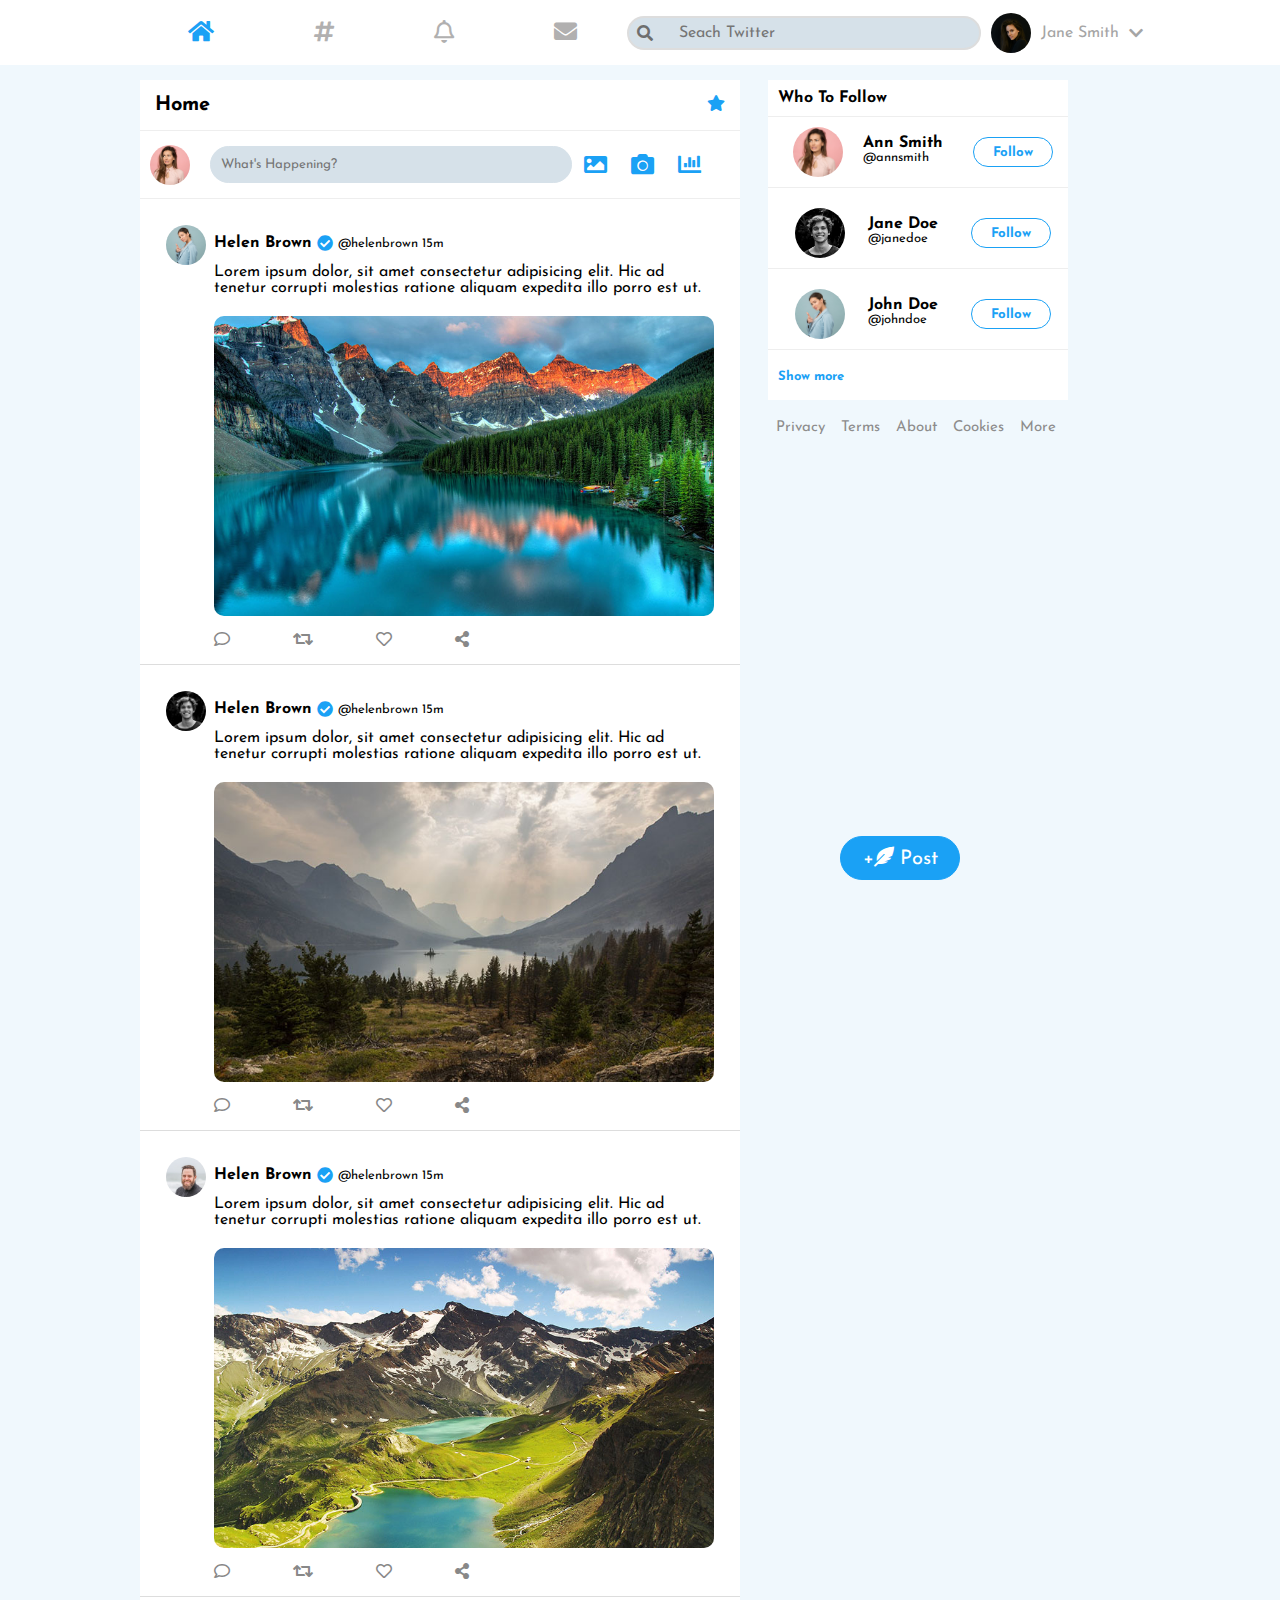
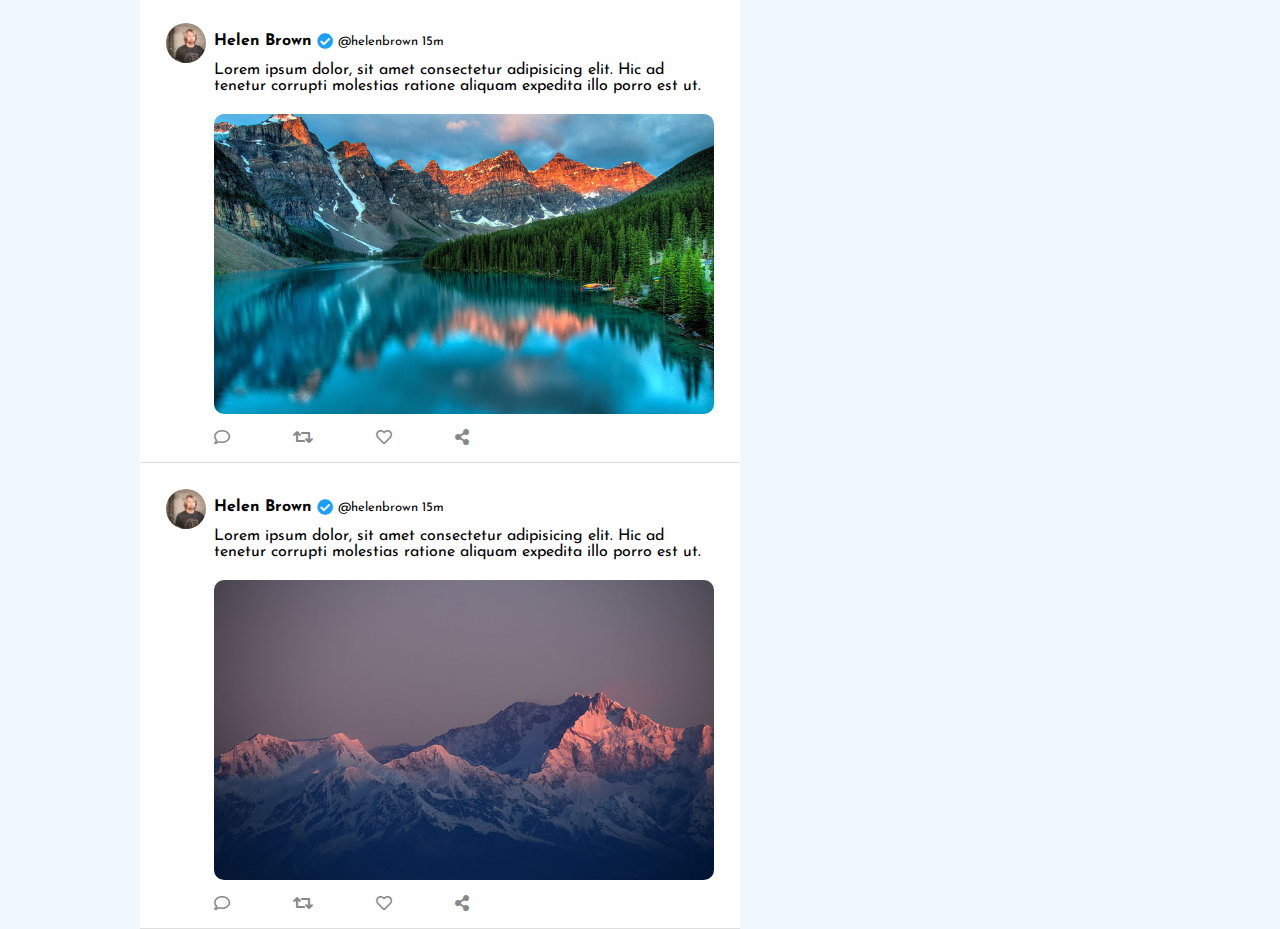
<file: index.html>
<!DOCTYPE html>
<html lang="en">
  <head>
    <meta charset="UTF-8" />
    <meta http-equiv="X-UA-Compatible" content="IE=edge" />
    <meta name="viewport" content="width=device-width, initial-scale=1.0" />
    <link
      rel="stylesheet"
      href="https://cdnjs.cloudflare.com/ajax/libs/font-awesome/5.9.0/css/all.min.css"
    />
    <link rel="stylesheet" href="style.css" />
    <!-- <link rel="preconnect" href="https://fonts.googleapis.com" />
    <link rel="preconnect" href="https://fonts.gstatic.com" crossorigin /> -->
    <link
      href="https://fonts.googleapis.com/css2?family=Josefin+Sans:wght@300;400;600;700&display=swap"
      rel="stylesheet"
    />
    <title>Twitter</title>
  </head>
  <body>
    <!-- main page -->

    <!-- end of main page -->

    <!-- login page -->

    <!-- end of login page -->

    <!-- news feed section -->
    <section class="news-feed">
      <nav class="news-feed-nav dark-mode-1">
        <div class="icons">
          <a class="active" href="#"><i class="fas fa-home"></i></a>
          <a href="#"><i class="fas fa-hashtag"></i></a>
          <a href="#"><i class="far fa-bell"></i></a>
          <a href="#"><i class="fas fa-envelope"></i></a>
        </div>
        <div class="search-bar">
          <i class="fas fa-search"></i>
          <input
            class="search-bar-input dark-mode-2 light-text border"
            type="text"
            placeholder="Seach Twitter"
          />
        </div>
        <div class="user">
          <div class="user-image-wrapper">
            <img src="./images/user1.jpg" alt="user" />
          </div>
          <a href="#" class="user-link light-text">Jane Smith</a>
          <i class="fas fa-chevron-down"></i>
        </div>
      </nav>
      <div class="feeds-content dark-mode-2">
        <div class="feeds-header dark-mode-1">
          <div class="feeds-header-top border">
            <h4 class="feeds-header-text light-text">Home</h4>
            <i class="far fa-star"></i>
          </div>
          <div class="feeds-header-user border">
            <div class="feeds-header-image-wrapper">
              <img src="images/user2.jpg" />
            </div>
            <input
              class="feeds-header-user-input dark-mode-2 light-text border"
              type="text"
              placeholder="What's Happening?"
            />
            <i class="far fa-image"></i>
            <i class="fas fa-camera"></i>
            <i class="far fa-chart-bar"></i>
          </div>
        </div>
        <div class="posts dark-mode-1 border">
          <div class="post light-text border">
            <div class="user-info">
              <div class="user-avatar">
                <img src="images/user3.jpg" />
              </div>
            </div>
            <div class="post-content">
              <div class="post-user-info">
                <h3>Helen Brown</h3>
                <i class="fas fa-check-circle"></i>
                <span>@helenbrown 15m</span>
              </div>
              <p class="post-text">
                Lorem ipsum dolor, sit amet consectetur adipisicing elit. Hic ad
                tenetur corrupti molestias ratione aliquam expedita illo porro
                est ut.
              </p>
              <div class="post-image">
                <img src="./images/post-img-1.jpg" />
              </div>
              <div class="post-icons">
                <i class="far fa-comment"></i>
                <i class="fas fa-retweet"></i>
                <i class="far fa-heart"></i>
                <i class="fas fa-share-alt"></i>
              </div>
            </div>
          </div>
          <div class="post light-text border">
            <div class="user-info">
              <div class="user-avatar">
                <img src="images/user4.jpg" />
              </div>
            </div>
            <div class="post-content">
              <div class="post-user-info">
                <h3>Helen Brown</h3>
                <i class="fas fa-check-circle"></i>
                <span>@helenbrown 15m</span>
              </div>
              <p class="post-text">
                Lorem ipsum dolor, sit amet consectetur adipisicing elit. Hic ad
                tenetur corrupti molestias ratione aliquam expedita illo porro
                est ut.
              </p>
              <div class="post-image">
                <img src="./images/post-img-2.jpg" />
              </div>
              <div class="post-icons">
                <i class="far fa-comment"></i>
                <i class="fas fa-retweet"></i>
                <i class="far fa-heart"></i>
                <i class="fas fa-share-alt"></i>
              </div>
            </div>
          </div>
          <div class="post light-text border">
            <div class="user-info">
              <div class="user-avatar">
                <img src="images/user5.jpg" />
              </div>
            </div>
            <div class="post-content">
              <div class="post-user-info">
                <h3>Helen Brown</h3>
                <i class="fas fa-check-circle"></i>
                <span>@helenbrown 15m</span>
              </div>
              <p class="post-text">
                Lorem ipsum dolor, sit amet consectetur adipisicing elit. Hic ad
                tenetur corrupti molestias ratione aliquam expedita illo porro
                est ut.
              </p>
              <div class="post-image">
                <img src="./images/post-img-5.jpg" />
              </div>
              <div class="post-icons">
                <i class="far fa-comment"></i>
                <i class="fas fa-retweet"></i>
                <i class="far fa-heart"></i>
                <i class="fas fa-share-alt"></i>
              </div>
            </div>
          </div>
          <div class="post light-text border">
            <div class="user-info">
              <div class="user-avatar">
                <img src="images/user6.jpg" />
              </div>
            </div>
            <div class="post-content">
              <div class="post-user-info">
                <h3>Helen Brown</h3>
                <i class="fas fa-check-circle"></i>
                <span>@helenbrown 15m</span>
              </div>
              <p class="post-text">
                Lorem ipsum dolor, sit amet consectetur adipisicing elit. Hic ad
                tenetur corrupti molestias ratione aliquam expedita illo porro
                est ut.
              </p>
              <div class="post-image">
                <img src="./images/post-img-1.jpg" />
              </div>
              <div class="post-icons">
                <i class="far fa-comment"></i>
                <i class="fas fa-retweet"></i>
                <i class="far fa-heart"></i>
                <i class="fas fa-share-alt"></i>
              </div>
            </div>
          </div>
          <div class="post light-text border">
            <div class="user-info">
              <div class="user-avatar">
                <img src="images/user6.jpg" />
              </div>
            </div>
            <div class="post-content">
              <div class="post-user-info">
                <h3>Helen Brown</h3>
                <i class="fas fa-check-circle"></i>
                <span>@helenbrown 15m</span>
              </div>
              <p class="post-text">
                Lorem ipsum dolor, sit amet consectetur adipisicing elit. Hic ad
                tenetur corrupti molestias ratione aliquam expedita illo porro
                est ut.
              </p>
              <div class="post-image">
                <img src="./images/post-img-3.jpg" />
              </div>
              <div class="post-icons">
                <i class="far fa-comment"></i>
                <i class="fas fa-retweet"></i>
                <i class="far fa-heart"></i>
                <i class="fas fa-share-alt"></i>
              </div>
            </div>
          </div>
        </div>
        <div class="follow-section dark-mode-1 light-text">
          <div class="follow-section-header border">
            <h4>Who To Follow</h4>
          </div>
          <div class="follow-user border">
            <div class="follow-user-image">
              <img src="./images/user2.jpg" />
            </div>
            <div class="follow-user-info">
              <p>Ann Smith</p>
              <span>@annsmith</span>
            </div>
            <button class="follow-btn dark-mode-2" type="button">Follow</button>
          </div>
          <div class="follow-user border">
            <div class="follow-user-image">
              <img src="./images/user4.jpg" />
            </div>
            <div class="follow-user-info">
              <p>Jane Doe</p>
              <span>@janedoe</span>
            </div>
            <button class="follow-btn dark-mode-2" type="button">Follow</button>
          </div>
          <div class="follow-user border">
            <div class="follow-user-image">
              <img src="./images/user3.jpg" />
            </div>
            <div class="follow-user-info">
              <p>John Doe</p>
              <span>@johndoe</span>
            </div>
            <button class="follow-btn dark-mode-2" type="button">Follow</button>
          </div>
          <div class="follow-section-link dark-mode-1">
            <a href="#">Show more</a>
          </div>
          <footer class="follow-section-footer dark-mode-2">
            <ul>
              <li><a href="">Privacy</a></li>
              <li><a href="">Terms</a></li>
              <li><a href="">About</a></li>
              <li><a href="">Cookies</a></li>
              <li><a href="">More</a></li>
            </ul>
          </footer>
        </div>
      </div>
      <button class="post-btn">+<i class="fas fa-feather-alt"></i> Post</button>

      <div class="post-modal-wrapper">
        <div class="modal dark-mode-1">
          <div class="modal-header border">
            <i class="fas fa-times"></i>
            <button class="modal-header-button" type="button">Post</button>
          </div>
          <div class="modal-body">
            <div class="post-modal-image-wrapper">
              <img src="./images/user1.jpg" width="40" />
            </div>
            <input
              class="post-modal-input dark-mode-2 light-text border"
              placeholder="What's happening?"
            />
            <i class="fas fa-smile"></i>
          </div>
          <div class="modal-footer">
            <i class="far fa-image"></i>
            <i class="fas fa-camera"></i>
            <i class="fas fa-chart-bar"></i>
            <span>+</span>
          </div>
        </div>
      </div>

      <!-- sidebar -->
      <div class="sidebar-wrapper">
        <div class="sidebar dark-mode-1">
          <div class="sidebar-header border">
            <h4 class="light-text">Account info</h4>
            <i class="fas fa-times"></i>
          </div>

          <div class="sidebar-user">
            <div class="sidebar-image-wrapper">
              <img src="./images/user1.jpg" width="40" />
            </div>
            <span>+</span>
          </div>

          <div class="sidebar-user-info light-text">
            <h4>Jane Smith</h4>
            <span>@janesmith</span>
          </div>

          <div class="sidebar-following light-text">
            <p class="following-paragraph"><span>711k</span> Following</p>
            <p class="following-paragraph"><span>7.5k</span> Followers</p>
          </div>

          <div class="sidebar-list-1 border">
            <ul>
              <li>
                <i class="fas fa-user"><a href="#">Profile</a></i>
              </li>
              <li>
                <i class="far fa-list-alt"><a href="#">Lists</a></i>
              </li>
              <li>
                <i class="far fa-bookmark"><a href="#">Bookmark</a></i>
              </li>
              <li>
                <i class="fab fa-adversal"><a href="#">Ads</a></i>
              </li>
              <li>
                <i class="fas fa-chart-line"><a href="#">Analytics</a></i>
              </li>
            </ul>
          </div>

          <div class="sidebar-list-2">
            <ul>
              <li>
                <a href="#">Settings and Privacy</a>
              </li>
              <li>
                <a href="#">Help Center</a>
              </li>
              <li>
                <a href="#">Logout</a>
              </li>
            </ul>
          </div>

          <!-- dark mode -->
          <div class="dark-mode">
            <p class="darkmode-text">Light Mode</p>
            <div class="toggle">
              <div class="circle"></div>
            </div>
          </div>
          <!-- end of dark mode -->
        </div>
      </div>
      <!-- end of sidebar -->
    </section>
    <!-- end of news feed -->
    <script src="./script.js"></script>
  </body>
</html>
</file>
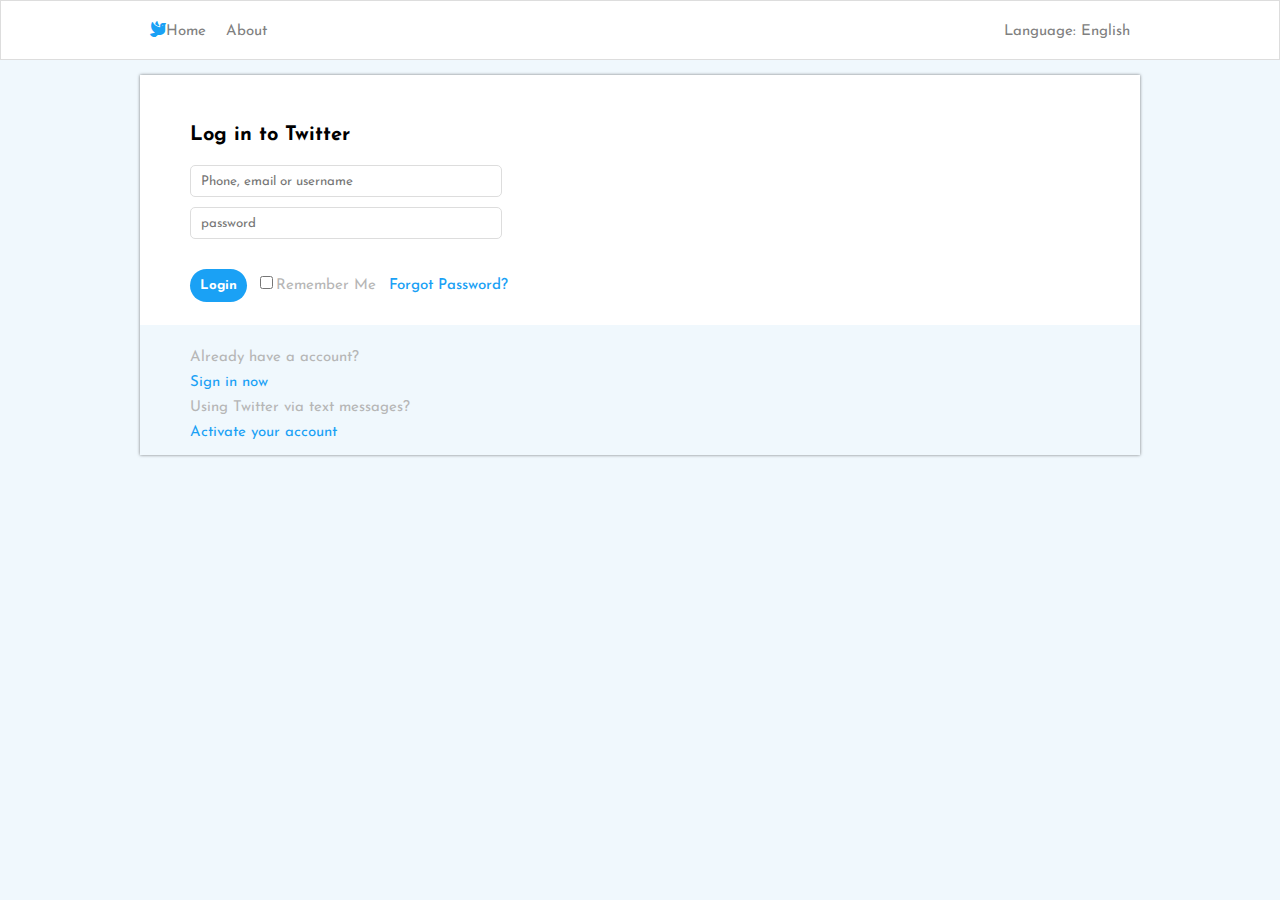
<file: login.html>
<!DOCTYPE html>
<html lang="en">
  <head>
    <meta charset="UTF-8" />
    <meta http-equiv="X-UA-Compatible" content="IE=edge" />
    <meta
      name="viewport"
      content="width=device-width, initial-scale=1.0, user-scalable=none"
    />
    <link rel="stylesheet" href="style.css" />
    <link
      rel="stylesheet"
      href="https://cdnjs.cloudflare.com/ajax/libs/font-awesome/5.9.0/css/all.min.css"
    />
    <link
      href="https://fonts.googleapis.com/css2?family=Josefin+Sans:wght@300;400;600;700&display=swap"
      rel="stylesheet"
    />
    <title>Login Page</title>
  </head>
  <body>
    <section class="login-page">
      <!-- login page nav -->
      <nav class="login-page-nav">
        <ul>
          <li class="brand"><i class="fas fa-dove"></i><a href="#">Home</a></li>
          <li><a href="#">About</a></li>
          <li><a href="#">Language: English</a></li>
        </ul>
      </nav>
      <!-- end of login page nav -->

      <!-- login content -->
      <div class="login">
        <div class="login-content">
          <h2>Log in to Twitter</h2>
          <form action="" class="login-page-form">
            <input type="text" placeholder="Phone, email or username" />
            <input type="password" placeholder="password" />
            <div>
              <button type="button" class="login-page-btn">Login</button>
              <input type="checkbox" id="check" class="login-form-check" />
              <label for="check">Remember Me</label>
              <a href="#">Forgot Password?</a>
            </div>
          </form>
        </div>
        <footer class="login-page-footer">
          <p>Already have a account?</p>
          <a href="#">Sign in now</a>
          <p>Using Twitter via text messages?</p>
          <a href="#">Activate your account</a>
        </footer>
      </div>
      <!-- end of login content -->
    </section>
  </body>
</html>
</file>
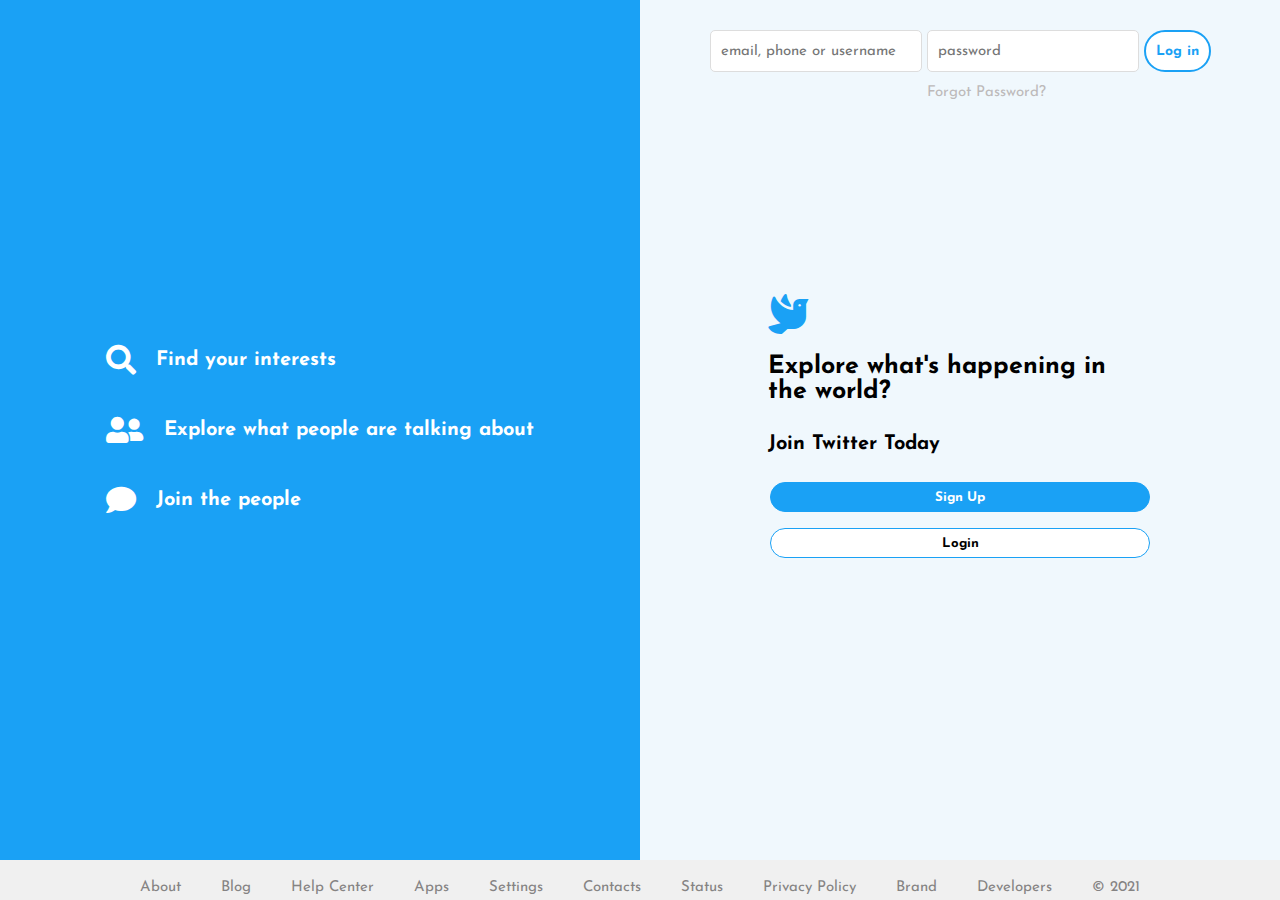
<file: main.html>
<!DOCTYPE html>
<html lang="en">
  <head>
    <meta charset="UTF-8" />
    <meta http-equiv="X-UA-Compatible" content="IE=edge" />
    <meta name="viewport" content="width=device-width, initial-scale=1.0" />
    <link
      rel="stylesheet"
      href="https://cdnjs.cloudflare.com/ajax/libs/font-awesome/5.9.0/css/all.min.css"
    />
    <link rel="stylesheet" href="style.css" />
    <!-- <link rel="preconnect" href="https://fonts.googleapis.com" />
    <link rel="preconnect" href="https://fonts.gstatic.com" crossorigin /> -->
    <link
      href="https://fonts.googleapis.com/css2?family=Josefin+Sans:wght@300;400;600;700&display=swap"
      rel="stylesheet"
    />
    <title>Twitter</title>
  </head>
  <body>
    <section class="main-page">
      <!-- left side -->
      <div class="left">
        <div class="left-content">
          <div>
            <i class="fas fa-search"></i>
            <h3 class="left-content-heading">Find your interests</h3>
          </div>
          <div>
            <i class="fas fa-user-friends"></i>
            <h3 class="left-content-heading">
              Explore what people are talking about
            </h3>
          </div>
          <div>
            <i class="fas fa-comment"></i>
            <h3 class="left-content-heading">Join the people</h3>
          </div>
        </div>
      </div>
      <!-- end left side -->
      <!-- right side -->
      <div class="right">
        <form class="right-content-form">
          <input
            type="text"
            class="user-info"
            placeholder="email, phone or username"
          />
          <div>
            <input type="password" class="password" placeholder="password" />
            <label>Forgot Password?</label>
          </div>
          <button class="btn-top" type="button">Log in</button>
        </form>
        <div class="middle-content">
          <i class="fas fa-dove logo"></i>
          <h1 class="right-content-heading">
            Explore what's happening in the world?
          </h1>
          <h4>Join Twitter Today</h4>
          <button class="signup-btn middle-content-btn">Sign Up</button>
          <button class="login-btn middle-content-btn">Login</button>
        </div>
      </div>
      <!-- end of right side -->

      <!-- footer -->
      <footer class="main-footer">
        <ul>
          <li><a href="#"></a>About</li>
          <li><a href="#"></a>Blog</li>
          <li><a href="#"></a>Help Center</li>
          <li><a href="#"></a>Apps</li>
          <li><a href="#"></a>Settings</li>
          <li><a href="#"></a>Contacts</li>
          <li><a href="#"></a>Status</li>
          <li><a href="#"></a>Privacy Policy</li>
          <li><a href="#"></a>Brand</li>
          <li><a href="#"></a>Developers</li>
          <li><a href="#"></a>&copy; 2021</li>
        </ul>
      </footer>
      <!-- end footer -->
    </section>
  </body>
</html>
</file>
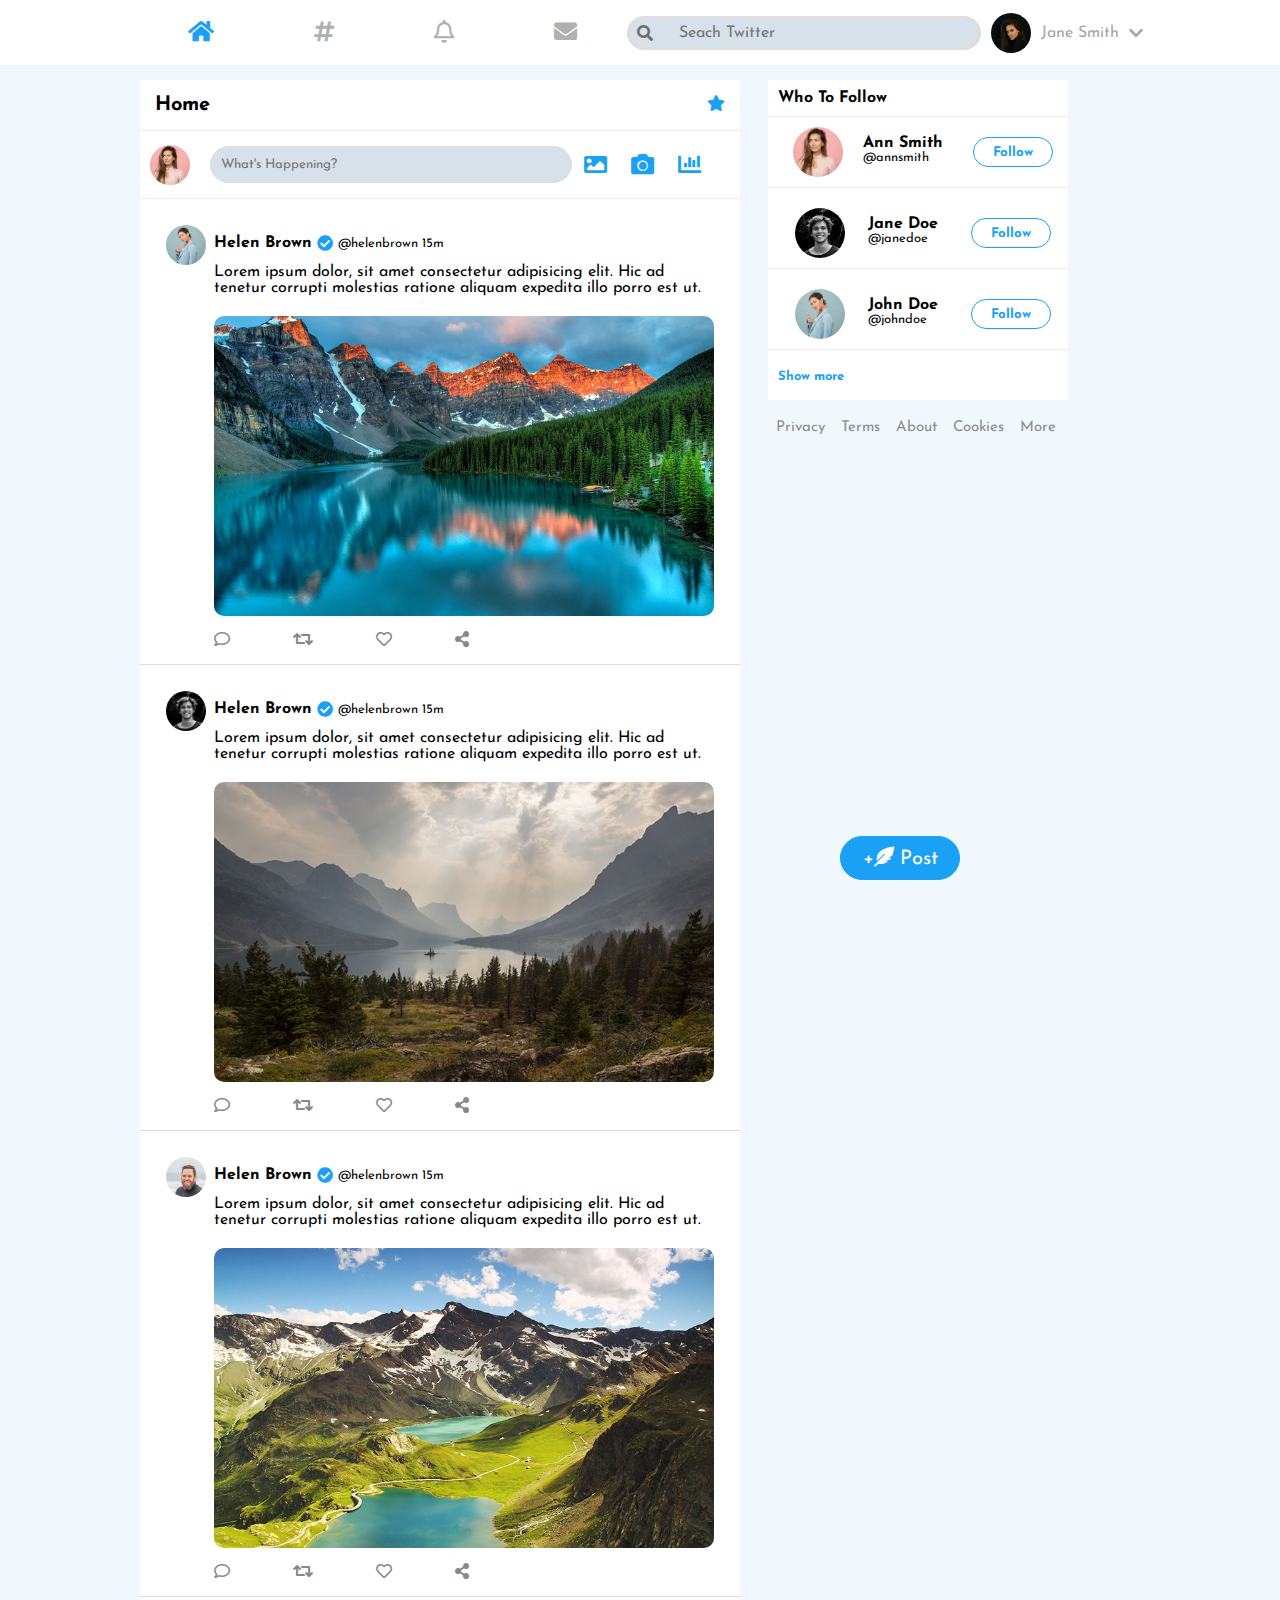
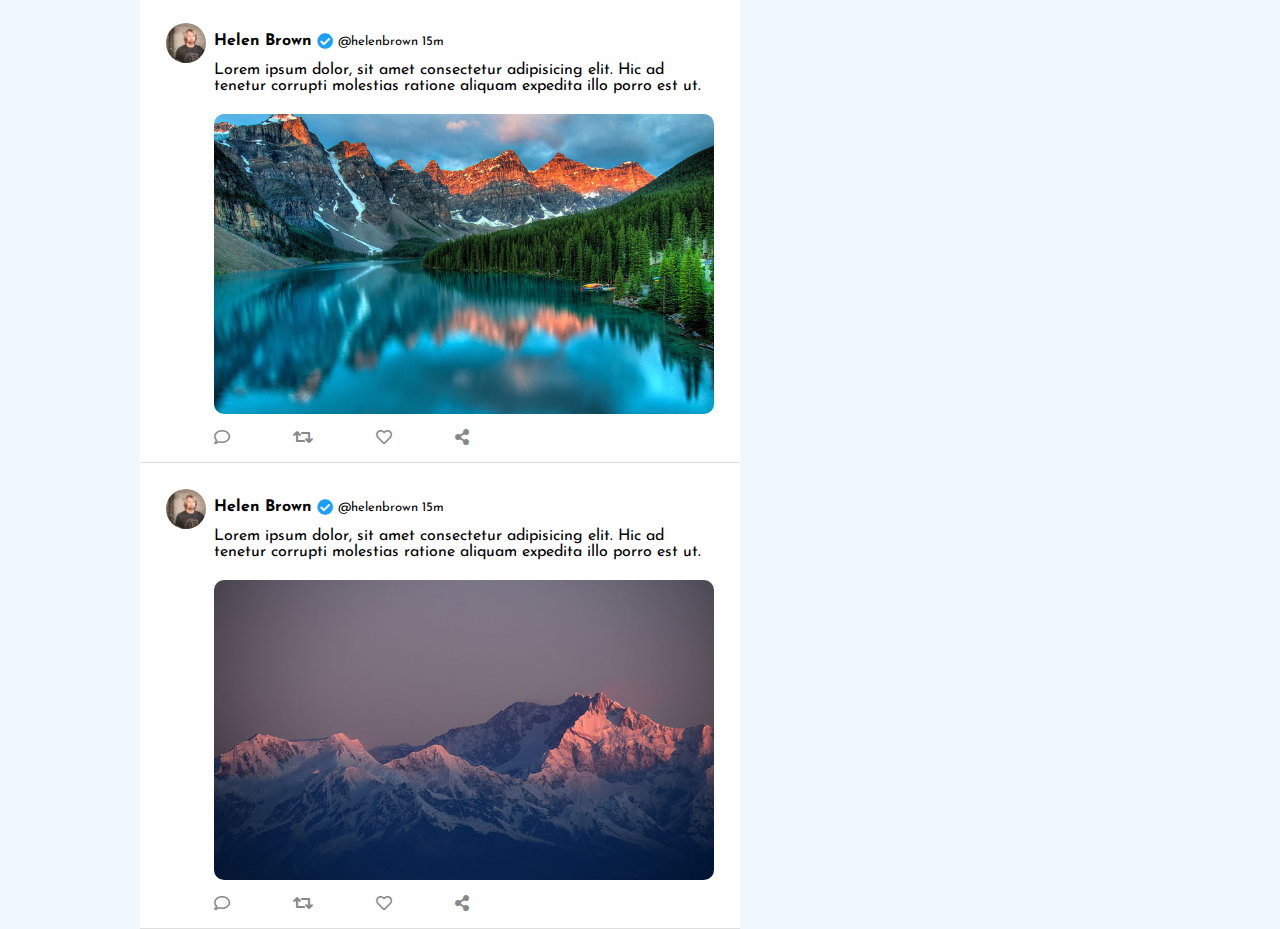
<file: newsFeed.html>
<!DOCTYPE html>
<html lang="en">
  <head>
    <meta charset="UTF-8" />
    <meta http-equiv="X-UA-Compatible" content="IE=edge" />
    <meta name="viewport" content="width=device-width, initial-scale=1.0" />
    <link rel="stylesheet" href="style.css" />
    <link
      rel="stylesheet"
      href="https://cdnjs.cloudflare.com/ajax/libs/font-awesome/5.9.0/css/all.min.css"
    />
    <link
      href="https://fonts.googleapis.com/css2?family=Josefin+Sans:wght@300;400;600;700&display=swap"
      rel="stylesheet"
    />
    <title>News Feed</title>
  </head>
  <body>
    <section class="news-feed">
      <nav class="news-feed-nav">
        <div class="icons">
          <a class="active" href="#"><i class="fas fa-home"></i></a>
          <a href="#"><i class="fas fa-hashtag"></i></a>
          <a href="#"><i class="far fa-bell"></i></a>
          <a href="#"><i class="fas fa-envelope"></i></a>
        </div>
        <div class="search-bar">
          <i class="fas fa-search"></i>
          <input
            class="search-bar-input"
            type="text"
            placeholder="Seach Twitter"
          />
        </div>
        <div class="user">
          <div class="user-image-wrapper">
            <img src="./images/user1.jpg" alt="user" />
          </div>
          <a href="#" class="user-link">Jane Smith</a>
          <i class="fas fa-chevron-down"></i>
        </div>
      </nav>
      <div class="feeds-content">
        <div class="feeds-header">
          <div class="feeds-header-top">
            <h4 class="feeds-header-text">Home</h4>
            <i class="far fa-star"></i>
          </div>
          <div class="feeds-header-user">
            <div class="feeds-header-image-wrapper">
              <img src="images/user2.jpg" />
            </div>
            <input
              class="feeds-header-user-input"
              type="text"
              placeholder="What's Happening?"
            />
            <i class="far fa-image"></i>
            <i class="fas fa-camera"></i>
            <i class="far fa-chart-bar"></i>
          </div>
        </div>
        <div class="posts">
          <div class="post">
            <div class="user-info">
              <div class="user-avatar">
                <img src="images/user3.jpg" />
              </div>
            </div>
            <div class="post-content">
              <div class="post-user-info">
                <h3>Helen Brown</h3>
                <i class="fas fa-check-circle"></i>
                <span>@helenbrown 15m</span>
              </div>
              <p class="post-text">
                Lorem ipsum dolor, sit amet consectetur adipisicing elit. Hic ad
                tenetur corrupti molestias ratione aliquam expedita illo porro
                est ut.
              </p>
              <div class="post-image">
                <img src="./images/post-img-1.jpg" />
              </div>
              <div class="post-icons">
                <i class="far fa-comment"></i>
                <i class="fas fa-retweet"></i>
                <i class="far fa-heart"></i>
                <i class="fas fa-share-alt"></i>
              </div>
            </div>
          </div>
          <div class="post">
            <div class="user-info">
              <div class="user-avatar">
                <img src="images/user4.jpg" />
              </div>
            </div>
            <div class="post-content">
              <div class="post-user-info">
                <h3>Helen Brown</h3>
                <i class="fas fa-check-circle"></i>
                <span>@helenbrown 15m</span>
              </div>
              <p class="post-text">
                Lorem ipsum dolor, sit amet consectetur adipisicing elit. Hic ad
                tenetur corrupti molestias ratione aliquam expedita illo porro
                est ut.
              </p>
              <div class="post-image">
                <img src="./images/post-img-2.jpg" />
              </div>
              <div class="post-icons">
                <i class="far fa-comment"></i>
                <i class="fas fa-retweet"></i>
                <i class="far fa-heart"></i>
                <i class="fas fa-share-alt"></i>
              </div>
            </div>
          </div>
          <div class="post">
            <div class="user-info">
              <div class="user-avatar">
                <img src="images/user5.jpg" />
              </div>
            </div>
            <div class="post-content">
              <div class="post-user-info">
                <h3>Helen Brown</h3>
                <i class="fas fa-check-circle"></i>
                <span>@helenbrown 15m</span>
              </div>
              <p class="post-text">
                Lorem ipsum dolor, sit amet consectetur adipisicing elit. Hic ad
                tenetur corrupti molestias ratione aliquam expedita illo porro
                est ut.
              </p>
              <div class="post-image">
                <img src="./images/post-img-5.jpg" />
              </div>
              <div class="post-icons">
                <i class="far fa-comment"></i>
                <i class="fas fa-retweet"></i>
                <i class="far fa-heart"></i>
                <i class="fas fa-share-alt"></i>
              </div>
            </div>
          </div>
          <div class="post">
            <div class="user-info">
              <div class="user-avatar">
                <img src="images/user6.jpg" />
              </div>
            </div>
            <div class="post-content">
              <div class="post-user-info">
                <h3>Helen Brown</h3>
                <i class="fas fa-check-circle"></i>
                <span>@helenbrown 15m</span>
              </div>
              <p class="post-text">
                Lorem ipsum dolor, sit amet consectetur adipisicing elit. Hic ad
                tenetur corrupti molestias ratione aliquam expedita illo porro
                est ut.
              </p>
              <div class="post-image">
                <img src="./images/post-img-1.jpg" />
              </div>
              <div class="post-icons">
                <i class="far fa-comment"></i>
                <i class="fas fa-retweet"></i>
                <i class="far fa-heart"></i>
                <i class="fas fa-share-alt"></i>
              </div>
            </div>
          </div>
          <div class="post">
            <div class="user-info">
              <div class="user-avatar">
                <img src="images/user6.jpg" />
              </div>
            </div>
            <div class="post-content">
              <div class="post-user-info">
                <h3>Helen Brown</h3>
                <i class="fas fa-check-circle"></i>
                <span>@helenbrown 15m</span>
              </div>
              <p class="post-text">
                Lorem ipsum dolor, sit amet consectetur adipisicing elit. Hic ad
                tenetur corrupti molestias ratione aliquam expedita illo porro
                est ut.
              </p>
              <div class="post-image">
                <img src="./images/post-img-3.jpg" />
              </div>
              <div class="post-icons">
                <i class="far fa-comment"></i>
                <i class="fas fa-retweet"></i>
                <i class="far fa-heart"></i>
                <i class="fas fa-share-alt"></i>
              </div>
            </div>
          </div>
        </div>
        <div class="follow-section">
          <div class="follow-section-header">
            <h4>Who To Follow</h4>
          </div>
          <div class="follow-user">
            <div class="follow-user-image">
              <img src="./images/user2.jpg" />
            </div>
            <div class="follow-user-info">
              <p>Ann Smith</p>
              <span>@annsmith</span>
            </div>
            <button class="follow-btn" type="button">Follow</button>
          </div>
          <div class="follow-user">
            <div class="follow-user-image">
              <img src="./images/user4.jpg" />
            </div>
            <div class="follow-user-info">
              <p>Jane Doe</p>
              <span>@janedoe</span>
            </div>
            <button class="follow-btn" type="button">Follow</button>
          </div>
          <div class="follow-user">
            <div class="follow-user-image">
              <img src="./images/user3.jpg" />
            </div>
            <div class="follow-user-info">
              <p>John Doe</p>
              <span>@johndoe</span>
            </div>
            <button class="follow-btn" type="button">Follow</button>
          </div>
          <div class="follow-section-link">
            <a href="#">Show more</a>
          </div>
          <footer class="follow-section-footer">
            <ul>
              <li><a href="">Privacy</a></li>
              <li><a href="">Terms</a></li>
              <li><a href="">About</a></li>
              <li><a href="">Cookies</a></li>
              <li><a href="">More</a></li>
            </ul>
          </footer>
        </div>
      </div>
      <button class="post-btn">+<i class="fas fa-feather-alt"></i> Post</button>
    </section>

    <script src="script.js"></script>
  </body>
</html>
</file>
<file: style.css>
* {
  margin: 0;
  padding: 0;
  font-family: "Josefin Sans", sans-serif;
}

html {
  font-size: 62.5%;
}

body {
  background-color: #f0f8fd;
}

.main-page {
  width: 100%;
  height: 100vh;
  display: grid;
  grid-template-columns: repeat(2, 1fr);
  grid-template-rows: 1fr min-content;
}

.left {
  background-color: #1aa1f5;
  grid-row: 1 / 2;
  grid-column: 1 / 2;
  display: flex;
  justify-content: center;
  align-items: center;
}

.left-content div {
  display: flex;
  margin: 4rem;
  color: white;
  align-items: center;
}

.left-content i {
  font-size: 3rem;
  margin-right: 2rem;
}

.left-content-heading {
  font-size: 2rem;
}

.right {
  grid-row: 1 / 2;
  grid-column: 2 / 3;
  position: relative;
}

.right-content-form {
  display: flex;
  justify-content: center;
  margin-top: 3rem;
}

.right-content-form input {
  margin-right: 0.5rem;
  height: 4rem;
  width: 20rem;
  padding-left: 1rem;
  /* color: rgb(241, 241, 241); */
  font-size: 15px;
  border: 0.5px solid #ddd;
  background-color: #fff;
  border-radius: 5px;
  transition: background-color 0.3s;
}

.right-content-form input:focus {
  outline: none;
  background-color: #d9ebf7;
}

.right-content-form div {
  position: relative;
}

.right-content-form label {
  position: absolute;
  top: 5.5rem;
  left: 0;
  font-size: 15px;
  color: rgb(189, 186, 186);
}

.btn-top {
  background-color: white;
  color: #1aa1f5;
  border: 2px solid #1aa1f5;
  font-size: 1.4rem;
  font-weight: bold;
  padding: 1rem;
  border-radius: 3rem;
  cursor: pointer;
}

.middle-content {
  top: 50%;
  left: 50%;
  position: absolute;
  transform: translate(-50%, -50%);
  display: flex;
  flex-direction: column;
  width: 40%;
}

.middle-content i {
  font-size: 4rem;
  color: #1aa1f5;
  margin-bottom: 2rem;
}

.right-content-heading {
  font-weight: bold;
  font-size: 2.5rem;
  margin-bottom: 3rem;
}

.middle-content h4 {
  font-size: 2rem;
  font-weight: bold;
  margin-bottom: 2rem;
}

.middle-content button {
  border: 0.1rem solid #1aa1f5;
  margin: 0.8rem 0.2rem;
  height: 3rem;
  border-radius: 2rem;
  font-weight: bold;
  transition: background-color 0.3s;
  cursor: pointer;
}

.signup-btn {
  color: white;
  background-color: #1aa1f5;
}

.signup-btn:hover {
  background-color: #04639e;
}

.login-btn {
  background-color: #fff;
}

.login-btn:hover {
  background-color: #d9ebf7;
}

.login-modal {
  display: none;
  flex-direction: column;
  width: 70rem;
  background-color: #fff;
  border: 0.1rem solid #ddd;
  border-radius: 0 0 1rem 1rem;
  padding: 2rem;
  position: fixed;
  transform: translate(-50%, -50%);
  left: 50%;
  top: 10rem;
  text-align: center;
  box-shadow: 0.1rem 0.1rem 1rem rgba(0, 0, 0, 0.3);
  transition: transform 3s;
}

.login-modal i {
  position: absolute;
  align-self: flex-end;
  cursor: pointer;
  font-size: 1.6rem;
  color: rgb(163, 163, 163);
}

.login-modal p {
  font-size: 1.6rem;
  color: rgb(163, 163, 163);
  margin: 2rem 1rem 0rem 1rem;
}

.main-footer {
  grid-row: 2 / -1;
  grid-column: 1 / -1;
  background-color: rgb(240, 240, 240);
}

.main-footer ul {
  display: flex;
  justify-content: center;
  list-style: none;
}

.main-footer li {
  margin: 2rem;
  font-size: 1.5rem;
  color: rgb(133, 131, 131);
}

/* login page */
.login-page {
  width: 100%;
  height: 100vh;
  display: grid;
  grid-template-columns: minmax(5rem, 1fr) 1fr minmax(5rem, 1fr);
  grid-template-rows: repeat(2, min-content) 1fr;
  grid-gap: 1.5rem;
}

.login-page-nav {
  grid-column: 1 / -1;
  grid-row: 1 / 2;
  background-color: #fff;
  padding: 2rem 0;
  border: 0.1rem solid #ddd;
  z-index: 1;
}

.login {
  grid-column: 2 / 3;
  grid-row: 2 / 3;
  background-color: #fff;
  width: 100rem;
  display: grid;
  grid-template-columns: 10rem 90rem;
  grid-template-rows: 25rem 13rem;
  box-shadow: 0 0 0.3rem rgba(0, 0, 0, 0.5);
}

.login-page-nav ul {
  width: 100rem;
  display: flex;
  margin: auto;
  list-style: none;
  align-items: flex-end;
}

.login-page-nav li {
  margin: 0 1rem;
  position: relative;
}

.login-page-nav li::after {
  content: "";
  background-color: #1aa1f5;
  width: 100%;
  height: 0.4rem;
  position: absolute;
  bottom: -2.5rem;
  left: 0;
  opacity: 0;
  transition: opacity 0.3s;
}

.login-page-nav li:hover::after {
  opacity: 1;
}

.login-page-nav i {
  font-size: 1.6rem;
  color: #1aa1f5;
}

.login-page-nav a {
  font-size: 1.5rem;
  color: grey;
  text-decoration: none;
  transition: color 0.3s;
}

.login-page-nav li:hover a {
  color: #1aa1f5;
}

.login-page-nav ul li:last-child {
  margin-left: auto;
}

.login-content {
  grid-column: 1 / -1;
  grid-row: 1 / 2;
  padding: 5rem 0 2rem 5rem;
}

.login-page-footer {
  grid-column: 1 / -1;
  grid-row: 2 / -1;
  padding-left: 5rem;
  background-color: #f0f8fd;
  display: flex;
  flex-direction: column;
  justify-content: center;
}

.login-page-form div {
  margin-top: 2rem;
}

.login-content h2 {
  font-size: 2rem;
}

.login-page-form {
  margin-top: 2rem;
  display: flex;
  flex-direction: column;
}

.login-page-form input:not(.login-form-check) {
  height: 3rem;
  width: 30rem;
  border: 0.1rem solid #ddd;
  border-radius: 0.5rem;
  margin-bottom: 1rem;
  padding-left: 1rem;
  transition: background-color 0.5s;
}

.login-page-form input:focus {
  background-color: #d9ebf7;
  outline: none;
}

.login-page-form button {
  padding: 1rem;
  background-color: #1aa1f5;
  color: white;
  border-radius: 2rem;
  font-weight: bold;
  border: none;
  margin-right: 1rem;
  cursor: pointer;
}

.login-page-form label {
  font-size: 1.5rem;
  margin-right: 1rem;
  color: rgb(182, 182, 182);
}

.login-page-form a {
  font-size: 1.5rem;
  text-decoration: none;
  color: #1aa1f5;
  font-weight: 500;
}

.login-page-footer a {
  font-size: 1.5rem;
  color: #1aa1f5;
  text-decoration: none;
}

.login-page-footer p {
  font-size: 1.5rem;
  margin: 1rem 0;
  color: rgb(182, 182, 182);
}

.news-feed {
  width: 100%;
  height: 100vh;
  display: grid;
}

.news-feed-nav {
  width: 100%;
  height: 6.5rem;
  background-color: #fff;
  display: flex;
  justify-content: center;
  position: fixed;
}

.icons {
  display: flex;
  align-items: center;
}

.icons a {
  font-size: 2.3rem;
  color: rgb(177, 176, 176);
  margin: 0 5rem;
}

.icons a.active {
  color: #1aa1f5;
}

.search-bar {
  display: flex;
  align-items: center;
  position: relative;
}

.search-bar i {
  color: rgb(110, 110, 110);
  font-size: 1.6rem;
  position: absolute;
  left: 1rem;
}

.search-bar-input {
  width: 30rem;
  height: 3rem;
  border: 0.2rem solid #ddd;
  border-radius: 10rem;
  padding-left: 5rem;
  background-color: #d6e1e9;
  font-size: 1.6rem;
  transition: all 0.3s;
  color: rgb(31, 29, 29);
}

.search-bar-input:focus {
  background-color: #fff;
  border-color: #1aa1f5;
  outline: none;
}

.user {
  display: flex;
  align-items: center;
  margin-left: 1rem;
}

.user-image-wrapper {
  width: 4rem;
  height: 4rem;
}

.user-image-wrapper img {
  width: 100%;
  height: 100%;
  object-fit: cover;
  border-radius: 50%;
  /* margin-right: 3rem; */
}

.user-link {
  margin-left: 1rem;
  font-size: 1.6rem;
  color: #a5a5a5;
  text-decoration: none;
  margin-right: 1rem;
}

.user i {
  font-size: 1.6rem;
  color: #a5a5a5;
}

.feeds-content {
  display: grid;
  grid-template-columns: minmax(2rem, 1fr) 60rem 40rem minmax(2rem, 1fr);
  grid-template-rows: repeat(2, min-content);
}

.feeds-header {
  margin-top: 8rem;
  background-color: white;
  grid-column: 2 / 3;
  grid-row: 1 / 2;
}

.feeds-header-top {
  display: flex;
  padding: 1.5rem;
  justify-content: space-between;
  border-bottom: 0.1rem solid #eee;
  /* align-items: center; */
}

.feeds-header-text {
  font-size: 2rem;
}

.feeds-header-top i {
  font-size: 1.6rem;
  font-weight: bold;
  color: #1aa1f5;
}

.feeds-header-image-wrapper {
  height: 4rem;
  width: 4rem;
  margin-right: 2rem;
}

.feeds-header-image-wrapper img {
  width: 100%;
  height: 100%;
  object-fit: cover;
  border-radius: 50%;
}

.feeds-header-user {
  display: flex;
  align-items: center;
  padding: 1rem;
  border-bottom: 0.1rem solid #eee;
}

.feeds-header-user-input {
  width: 35rem;
  height: 3.5rem;
  background-color: #d6e1e9;
  border-radius: 10rem;
  padding-left: 1rem;
  border: 0.1rem solid #d6e1e9;
  outline: #d6e1e9;
  transition: all 0.3s;
}

.feeds-header-user-input:focus {
  background-color: #fff;
  border-color: #1aa1f5;
}

.feeds-header-user i {
  font-size: 2.3rem;
  font-weight: bold;
  color: #1aa1f5;
  margin: 1.2rem;
}

.posts {
  grid-column: 2 / 3;
  grid-row: 2 / -1;
  background-color: #fff;
}

.post {
  border-bottom: 0.1rem solid #ddd;
  display: flex;
  padding: 1.6rem;
}

.user-avatar {
  height: 4rem;
  width: 4rem;
  margin-right: 1.8rem;
}

.user-avatar img {
  width: 100%;
  height: 100%;
  object-fit: cover;
  border-radius: 50%;
  flex-shrink: 0;
  padding: 1rem;
}

.post-text {
  margin-bottom: 1rem;
  width: 50rem;
  font-size: 1.6rem;
  margin-bottom: 2rem;
}

.post-image {
  width: 50rem;
  height: 30rem;
}

.post-image img {
  width: 100%;
  height: 100%;
  object-fit: cover;
  border-radius: 1rem;
}

.post-user-info {
  display: flex;
  padding-top: 0.7rem;
  margin: 1.3rem 0;
  align-items: center;
}

.post-user-info h3 {
  font-size: 1.6rem;
  margin-right: 0.5rem;
}

.post-user-info i {
  color: #1aa1f5;
  font-size: 1.6rem;
  margin-right: 0.5rem;
}

.post-user-info span {
  font-size: 1.3rem;
}

.post-icons {
  margin-top: 1.5rem;
}

.post-icons i {
  font-size: 1.6rem;
  margin-right: 6rem;
  color: rgb(136, 136, 136);
}

.follow-section {
  /* grid-column: 3 / 4;
  grid-row: 1 / 2; */
  position: fixed;
  width: 30rem;
  background-color: #fff;
  margin-top: 8rem;
  left: 57%;
}

.follow-section-header {
  border-bottom: 0.1rem solid #eee;
  padding: 1rem;
}

.follow-section-header h4 {
  font-size: 1.6rem;
}

.follow-user {
  display: flex;
  align-items: center;
  justify-content: space-around;
  padding-bottom: 2rem;
  border-bottom: 0.1rem solid #eee;
  margin-bottom: 1rem;
}

.follow-user-image {
  width: 5rem;
  height: 5rem;
  /* margin-right: 2rem; */
  /* margin-bottom: 1rem; */
}

.follow-user-image img {
  width: 100%;
  height: 100%;
  object-fit: cover;
  border-radius: 50%;
  padding: 1rem;
}

.follow-user-info {
  display: flex;
  flex-direction: column;
  /* padding-left: 1rem; */
  padding-top: 1.5rem;
  /* margin-right: 1.5rem; */
}

.follow-user-info p {
  font-size: 1.6rem;
  font-weight: bold;
}

.follow-user-info span {
  font-size: 1.3rem;
}

.follow-btn {
  color: #1aa1f5;
  background-color: #fff;
  height: 3rem;
  width: 8rem;
  border: 0.1rem solid #1aa1f5;
  border-radius: 4rem;
  margin-top: 2rem;
  font-weight: bold;
}

.follow-section-link {
  height: 2rem;
  padding: 1rem;
}

.follow-section-link a {
  font-size: 1.3rem;
  color: #1aa1f5;
  text-decoration: none;
  font-weight: bold;
}

.follow-section-footer {
  background-color: #f0f8fd;
}

.follow-section-footer ul {
  display: flex;
  list-style: none;
  padding-top: 2rem;
}

.follow-section-footer a {
  text-decoration: none;
  margin: 0.8rem;
  color: rgb(141, 140, 140);
  font-size: 1.5rem;
  /* font-weight: bold; */
}

.post-btn {
  position: fixed;
  bottom: 2rem;
  right: 25%;
  width: 12rem;
  /* height: 4rem; */
  background-color: #1aa1f5;
  color: white;
  font-size: 2rem;
  padding: 1rem 1rem;
  border: 0.1rem solid #1aa1f5;
  border-radius: 10rem;
  transition: background-color 0.3s;
  cursor: pointer;
}

.post-btn:hover {
  background-color: #117abb;
}

.display-post-modal-wrapper {
  display: block;
}

.post-modal-wrapper {
  position: fixed;
  background-color: rgba(0, 0, 0, 0.5);
  top: 0;
  right: 0;
  bottom: 0;
  left: 0;
  display: none;
}

.modal {
  top: 25%;
  left: 50%;
  position: absolute;
  transform: translate(-50%, -50%);
  background-color: #fff;
  width: 60rem;
  border-radius: 1.5rem;
  display: none;
}

.modal-header {
  padding: 1.5rem 2rem;
  border-bottom: 0.1rem solid #eee;
  display: flex;
  align-items: center;
}

.modal-header i {
  font-size: 2rem;
  color: #1aa1f5;
  cursor: pointer;
}

.modal-header-button {
  margin-left: auto;
  width: 7rem;
  height: 3rem;
  background-color: #1aa1f5;
  border: 0.1rem solid #1aa1f5;
  color: white;
  border-radius: 2rem;
  opacity: 0.7;
  cursor: pointer;
}

.modal-body {
  display: flex;
  padding: 0rem 1rem 2rem 1rem;
  /* justify-content: space-around; */
}

.post-modal-image-wrapper {
  height: 4rem;
  width: 4rem;
  padding-top: 2rem;
  margin-right: 1rem;
}

.post-modal-image-wrapper img {
  width: 100%;
  height: 100%;
  object-fit: cover;
  border-radius: 50%;
}

.post-modal-input {
  width: 50rem;
  background-color: #d6e1e9;
  border: 0.1rem solid #b0e1ff;
  border-radius: 1.5rem;
  position: relative;
  top: 2rem;
  padding: 1rem 1rem 10rem 2rem;
  font-size: 1.6rem;
  transition: all 0.3s;
}

.modal-body input:focus {
  border: 0.1rem solid #1aa1f5;
  background-color: #fff;
  outline: none;
}

.modal-body i {
  position: absolute;
  left: 56rem;
  top: 18rem;
  color: #1aa1f5;
  font-size: 1.6rem;
}

.modal-footer {
  display: flex;
  align-items: center;
  padding: 0 1rem 1rem 6rem;
}

.modal-footer i {
  padding: 1.5rem;
  color: #1aa1f5;
  font-size: 2.5rem;
  cursor: pointer;
}

.modal-footer span {
  color: #1aa1f5;
  opacity: 0.5;
  width: 3.5rem;
  height: 3.5rem;
  font-size: 5rem;
  margin-left: auto;
  border: 0.1rem solid #1aa1f5;
  border-radius: 50%;
  cursor: pointer;
  display: flex;
  align-items: center;
  justify-content: center;
}

.sidebar-wrapper {
  position: fixed;
  background-color: rgba(0, 0, 0, 0.5);
  top: 0;
  right: 0;
  bottom: 0;
  left: 0;
  visibility: hidden;
  opacity: 0;
  transition: all 0.3s;
}

.display-sidebar-wrapper {
  visibility: visible;
  opacity: 1;
}

.sidebar {
  position: fixed;
  top: 0;
  right: -30rem;
  width: 30rem;
  height: 100vh;
  background-color: #fff;
  padding: 2.5rem;
  box-sizing: border-box;
  box-shadow: -0.1rem -0.1rem 0.5rem rgba(0, 0, 0, 0.5);
  transition: right 0.5s cubic-bezier(1, 0, 0, 1);
}

.display-sidebar {
  right: 0rem;
}

.sidebar-header {
  display: flex;
  align-items: center;
  border-bottom: 0.1rem solid #eee;
  padding: 0 1rem 1rem 1rem;
}

.sidebar-header h4 {
  font-size: 2.5rem;
}

.sidebar-header i {
  margin-left: auto;
  font-size: 2rem;
  color: #1aa1f5;
  cursor: pointer;
}

.sidebar-user {
  padding-top: 1rem;
  display: flex;
  align-items: center;
}

.sidebar-image-wrapper {
  height: 4rem;
  width: 4rem;
}

.sidebar-image-wrapper img {
  height: 100%;
  width: 100%;
  border-radius: 100%;
}

.sidebar-user span {
  margin-left: auto;
  font-size: 4rem;
  width: 3.5rem;
  height: 3.5rem;
  color: #1aa1f5;
  border: 0.1rem solid #1aa1f5;
  display: flex;
  justify-content: center;
  align-items: center;
  border-radius: 50%;
}

.sidebar-user-info {
  margin-top: 1rem;
  margin-bottom: 2rem;
}

.sidebar-user-info h4 {
  font-size: 2rem;
  padding-bottom: 0.5rem;
}

.sidebar-user-info span {
  font-size: 1.6rem;
}

.sidebar-following {
  display: flex;
  padding-bottom: 2rem;
}

.following-paragraph {
  font-size: 1.6rem;
}

.following-paragraph span {
  font-weight: bold;
}

.following-paragraph:first-child {
  margin-right: 2rem;
}

.sidebar-list-1 {
  padding: 1.5rem 0;
  border-bottom: 0.1rem solid #ddd;
  margin-bottom: 2rem;
}

.sidebar-list-1 ul {
  list-style: none;
}

.sidebar-list-1 li {
  margin-bottom: 2rem;
  font-size: 1.5rem;
}

.sidebar-list-1 a {
  text-decoration: none;
  color: #868686;
  margin-left: 1.5rem;
}

.sidebar-list-1 i {
  color: #868686;
}

.sidebar-list-2 {
  padding: 1.5rem 0;
  margin-bottom: 2rem;
}

.sidebar-list-2 ul {
  list-style: none;
}

.sidebar-list-2 li {
  margin-bottom: 2rem;
  font-size: 1.5rem;
}

.sidebar-list-2 a {
  text-decoration: none;
  color: #868686;
}

.dark-mode {
  display: flex;
  align-items: center;
}

.toggle {
  width: 4.5rem;
  height: 1.5rem;
  background-color: rgb(97, 97, 97);
  border-radius: 3rem;
  position: relative;
  box-shadow: inset 0 0.3rem 0.3rem rgba(0, 0, 0, 0.5);
  cursor: pointer;
}

.darkmode-text {
  margin-right: 2rem;
  font-size: 1.5rem;
  color: #868686;
}

.circle {
  width: 2rem;
  height: 2rem;
  background-color: #eee;
  border-radius: 50%;
  position: absolute;
  top: 50%;
  left: 0;
  transform: translateY(-50%);
  box-shadow: 0 0.1rem 0.3rem rgba(0, 0, 0, 0.5);
  transition: all 0.2s linear;
}

.move {
  background-color: #117abb;
  left: 2.5rem;
}

.dark1 {
  background-color: #1c2938;
}

.dark2 {
  background-color: #10171e !important;
}

.light {
  color: #fff;
}

.border-color {
  border-color: #444;
}

/* responsive */

@media (max-width: 1500px) {
  .follow-section {
    left: 60%;
  }
}

@media (max-width: 1300px) {
  .middle-content {
    width: 60%;
  }

  .main-footer ul {
    flex-wrap: wrap;
  }

  .main-footer li {
    margin-bottom: 0.5rem;
  }

  /* .follow-section {
    left: 60%;
  } */
}

@media (max-width: 1100px) {
  .login-page-nav ul {
    width: 80rem;
  }

  .feeds-content {
    grid-template-columns: minmax(5rem, 5fr) 2fr minmax(5rem, 5fr);
  }

  .login {
    width: 80rem;
  }

  .login-page-footer {
    width: 75rem;
  }

  .search-bar {
    display: none;
  }

  .follow-section {
    display: none;
  }

  .post-btn {
    left: 75%;
  }
}

@media (max-width: 900px) {
  .right-content-form input {
    width: 15rem;
  }

  .middle-content {
    line-height: 3rem;
  }

  .login-page-nav ul {
    width: 60rem;
  }

  .login {
    width: 70rem;
  }

  .login-page-footer {
    width: 65rem;
  }
}

@media (max-width: 800px) {
  .main-page {
    grid-template-columns: 1fr;
    grid-template-rows: repeat(2, 1fr) min-content;
  }

  .right {
    grid-column: 1 / 2;
    grid-row: 1 / 2;
    margin: auto;
    width: 70%;
  }

  .right-content-form {
    display: none;
  }

  .left {
    grid-row: 2 / 3;
    line-height: 3rem;
  }

  .left-content {
    margin: auto;
    width: 50%;
  }

  .main-footer {
    grid-row: 3 / 4;
  }

  .login-page-nav ul {
    width: 55rem;
  }

  .login-page {
    grid-template-columns: minmax(1.5rem, 1fr) 1fr minmax(2rem, 1fr);
  }

  .login {
    width: 55rem;
  }

  .login-page-footer {
    width: 50rem;
  }

  .feeds-content {
    grid-template-columns: minmax(2rem, 5fr) 2fr minmax(3rem, 5fr);
  }

  .news-feed-nav {
    width: 100%;
  }
}

@media (max-width: 600px) {
  .main-page {
    grid-template-columns: 1fr;
    grid-template-rows: 1fr;
  }

  .right {
    grid-column: 1 / -1;
    width: 90%;
  }

  .left {
    display: none;
  }

  .logo {
    display: none;
  }

  .login-page-nav ul {
    width: 30rem;
  }

  /* .login-page {
    grid-template-columns: 1fr 1fr;
  } */

  .login {
    width: 30rem;
    grid-template-columns: 1rem 8fr;
  }

  .login input:not(.login-form-check) {
    width: 25rem;
  }

  .login-content {
    padding: 4rem 0 2rem 2rem;
  }

  .login-page-footer {
    width: 26rem;
    padding-left: 4rem;
  }

  .login-page-form a {
    display: block;
    margin-top: 1rem;
  }

  .feeds-content {
    grid-template-columns: minmax(3rem, 15fr) 2fr minmax(3rem, 5fr);
  }

  .user i {
    display: none;
  }
}

@media (max-width: 400px) {
  /* .login {
    width: 100%;
  } */

  /* .login input:not(.login-form-check) {
    width: 20rem;
  } */

  .login-page {
    grid-template-columns: 2rem 2rem 2rem;
  }

  .login-page-footer {
    width: 28rem;
    padding-left: 2rem;
  }

  .login-page-form a {
    display: block;
    margin-top: 1rem;
  }

  .login-page-nav {
    width: 35rem;
  }
}

/* end of responsive */
/* end of login page */
</file>
